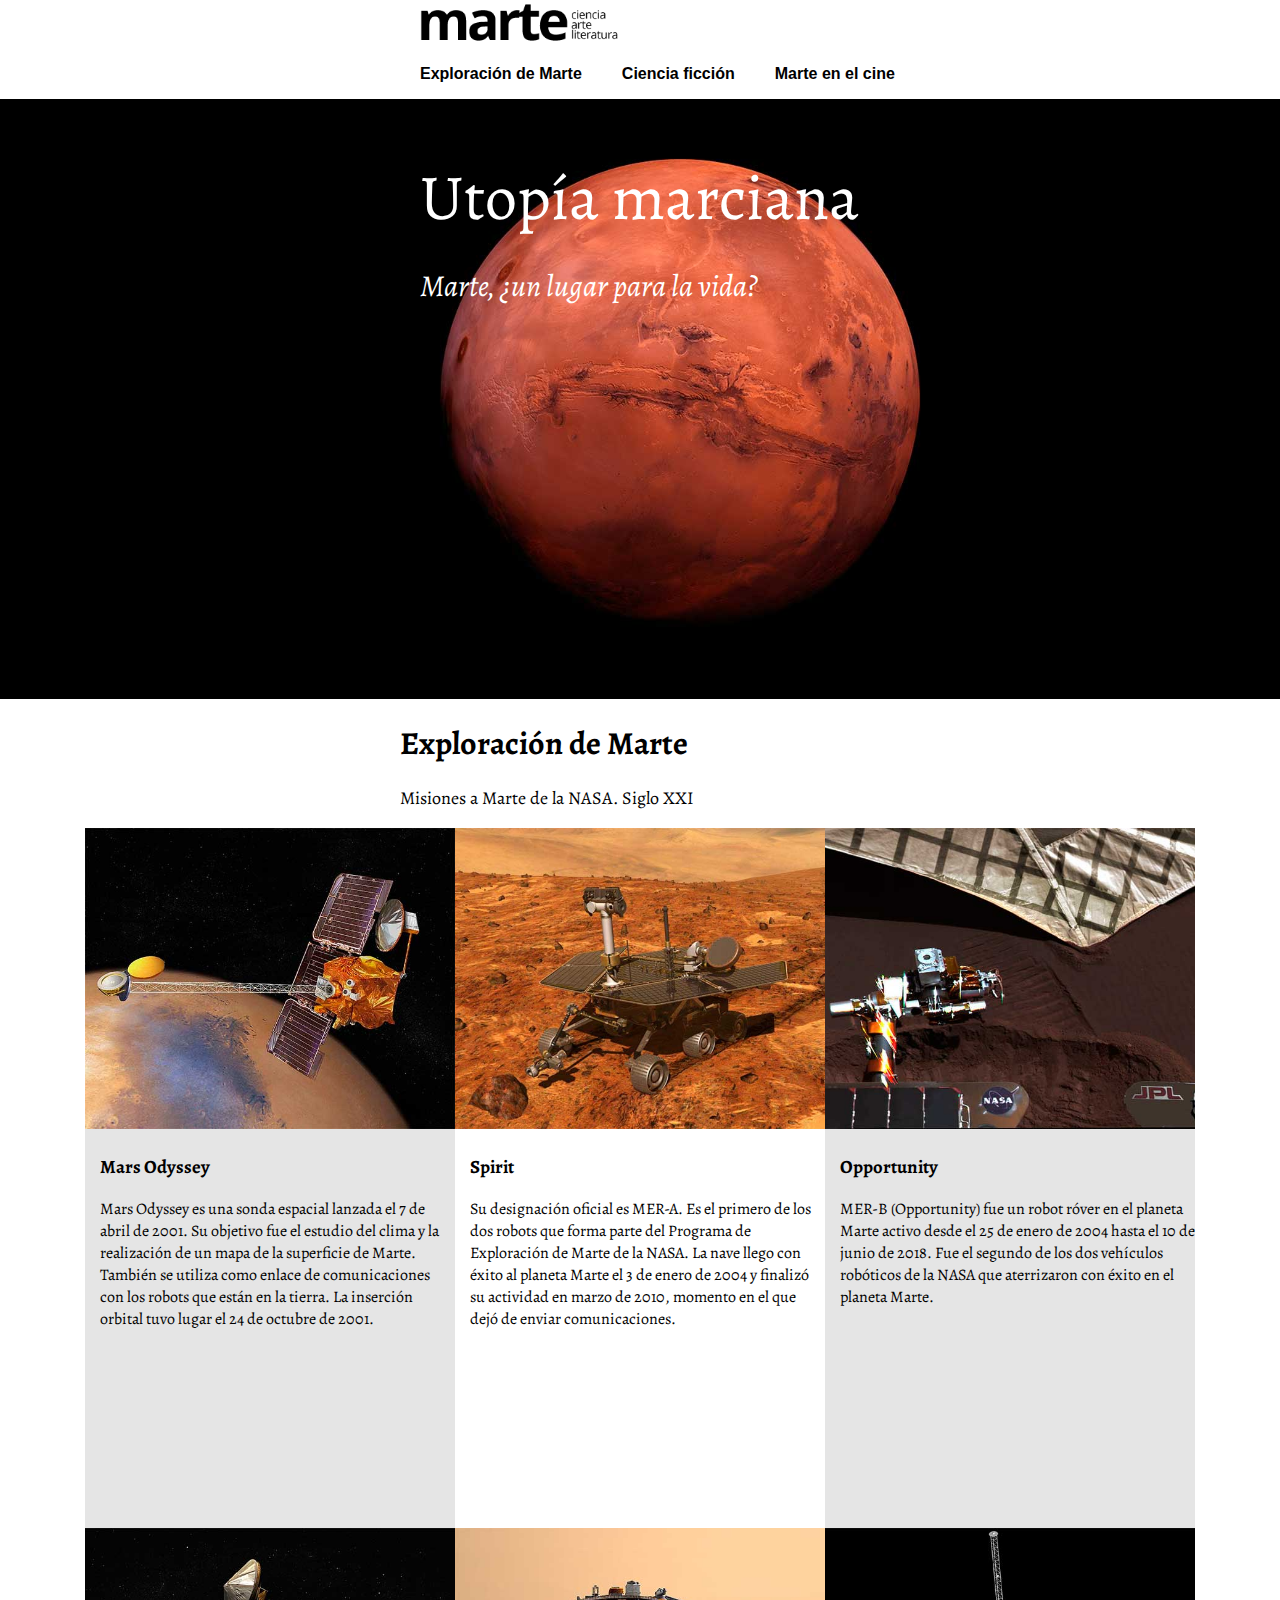
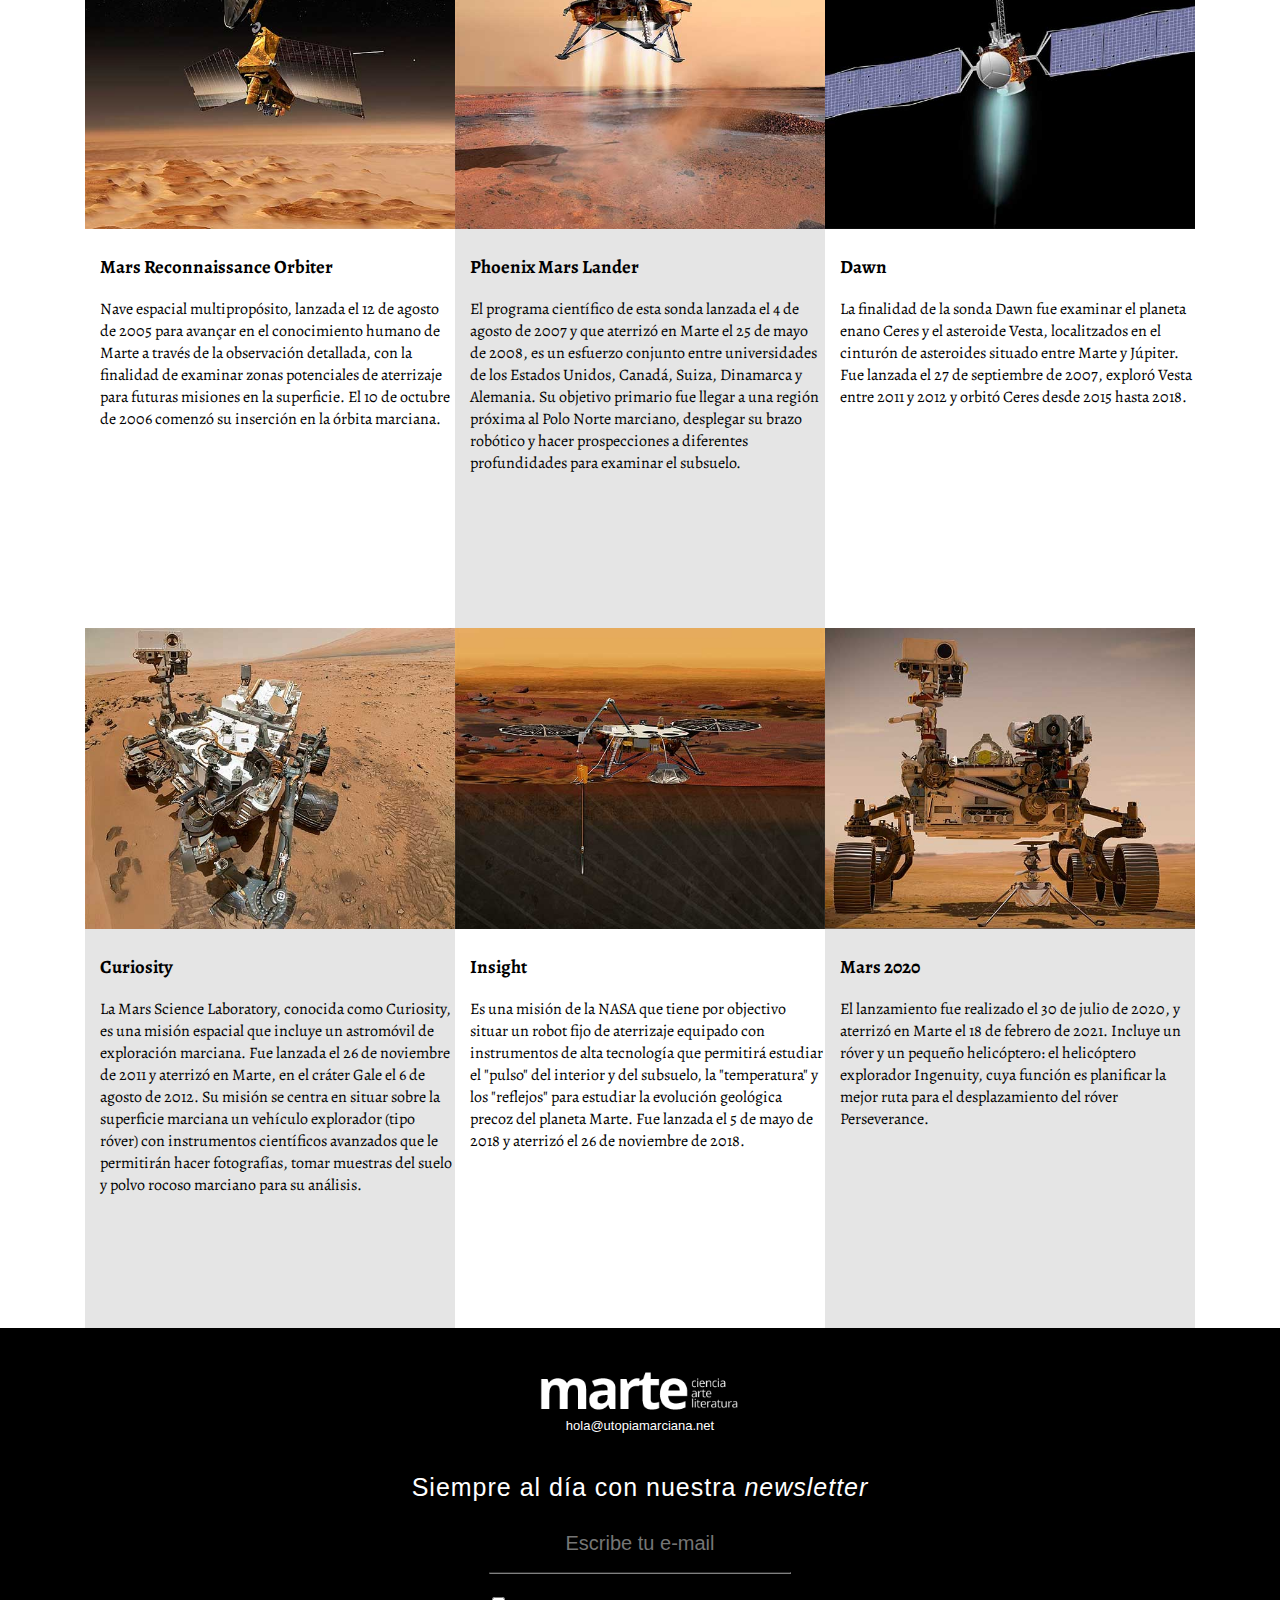
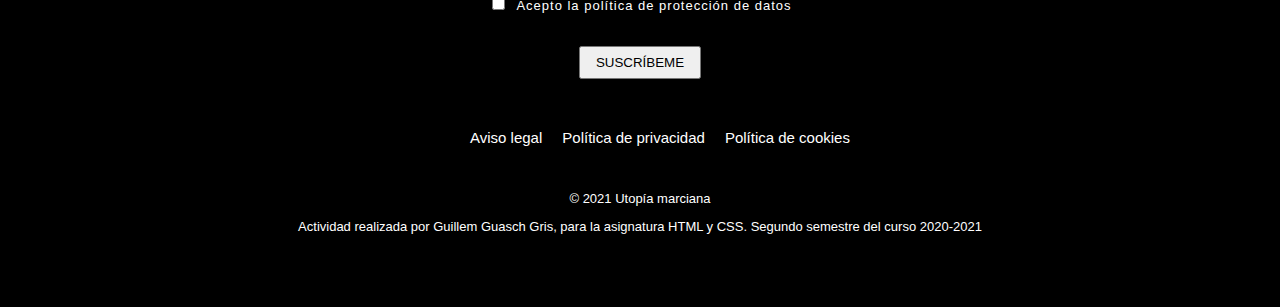
<file: index.html>
<!doctype html>
<html lang = "es">
<head>
    <meta charset="UTF-8">
    <meta name="viewport" content="width=device-width">
    <title>Marte</title>
    <link rel= "stylesheet" href="css/estilos.css">
    <link rel="preconnect" href="https://fonts.gstatic.com">
    <link href="https://fonts.googleapis.com/css2?family=Alegreya&display=swap" rel="stylesheet">
</head>
<body>
    <header>
        <img class="logo" src="images/logo-black-es.png" alt="logo">
    </header>
    <nav class="menu">
        <ul>
            <li><a href="mars-2020.html">Exploración de Marte</a></li>
            <li><a href="ciencia-ficcion.html">Ciencia ficción</a></li>
            <li><a href="marte-en-el-cine.html">Marte en el cine</a></li>
        </ul>
    </nav>
    <main>
        <div class="banner"> 
            <div>
                <img src="images/bg-hero-mars.jpg" alt="mars" id="mars">
             </div>
            <div class="banner-2">
                <p>Utopía marciana</p>
                <h2><i>Marte, ¿un lugar para la vida?</i></h2>
            </div>
            </div>
        
        <div class="ltitle">
            <h1>Exploración de Marte</h1>
            <p>Misiones a Marte de la NASA. Siglo XXI</p>
        </div>

        <div class="container1">
            <div class="box1">
                <img src="images/mars-odyssey.jpg" alt="odyssey">
                <h3 class="titlebox"><a href="">Mars Odyssey</a></h3>
                <p class="contentbox">Mars Odyssey es una sonda espacial lanzada el 7 de abril de 2001. Su objetivo fue el estudio del clima y la realización de un mapa de la superficie de Marte. También se utiliza como enlace de comunicaciones con los robots que están en la tierra. La inserción orbital tuvo lugar el 24 de octubre de 2001.</p>
            </div>

            <div class="box2">
                <img src="images/spirit.jpg" alt="spirit">
                <h3 class="titlebox"><a href="">Spirit</a></h3>
                <p class="contentbox">Su designación oficial es MER-A. Es el primero de los dos robots que forma parte del Programa de Exploración de Marte de la NASA. La nave llego con éxito al planeta Marte el 3 de enero de 2004 y finalizó su actividad en marzo de 2010, momento en el que dejó de enviar comunicaciones.</p>
            </div>
            
            <div class="box3">
                <img src="images/opportunity.jpg" alt="opportunity">
                <h3 class="titlebox"><a href="">Opportunity</a></h3>
                <p class="contentbox">MER-B (Opportunity) fue un robot róver en el planeta Marte activo desde el 25 de enero de 2004 hasta el 10 de junio de 2018. Fue el segundo de los dos vehículos robóticos de la NASA que aterrizaron con éxito en el planeta Marte.</p>
            </div>

        </div>

        <div class="container2">
            <div class="box4">
                <img src="images/mars-reconnaissance-orbiter.jpg" alt="reconnaissance">
                <h3 class="titlebox"><a href="">Mars Reconnaissance Orbiter</a></h3>
                <p class="contentbox">Nave espacial multipropósito, lanzada el 12 de agosto de 2005 para avançar en el conocimiento humano de Marte a través de la observación detallada, con la finalidad de examinar zonas potenciales de aterrizaje para futuras misiones en la superficie. El 10 de octubre de 2006 comenzó su inserción en la órbita marciana.</p>
            </div>

            <div class="box5">
                <img src="images/phoenix-mars-lander.jpg" alt="phoenix">
                <h3 class="titlebox"><a href="">Phoenix Mars Lander</a></h3>
                <p class="contentbox">El programa científico de esta sonda lanzada el 4 de agosto de 2007 y que aterrizó en Marte el 25 de mayo de 2008, es un esfuerzo conjunto entre universidades de los Estados Unidos, Canadá, Suiza, Dinamarca y Alemania. Su objetivo primario fue llegar a una región próxima al Polo Norte marciano, desplegar su brazo robótico y hacer prospecciones a diferentes profundidades para examinar el subsuelo.</p>
            </div>

            <div class="box6">
                <img src="images/dawn.jpg" alt="dawn">
                <h3 class="titlebox"><a href="">Dawn</a></h3>
                <p class="contentbox">La finalidad de la sonda Dawn fue examinar el planeta enano Ceres y el asteroide Vesta, localitzados en el cinturón de asteroides situado entre Marte y Júpiter. Fue lanzada el 27 de septiembre de 2007, exploró Vesta entre 2011 y 2012 y orbitó Ceres desde 2015 hasta 2018.</p>
            </div>

        </div>

        <div class="container3">
            <div class="box7">
                <img src="images/curiosity.jpg" alt="curiosity">
                <h3 class="titlebox"><a href="">Curiosity</a></h3>
                <p class="contentbox">La Mars Science Laboratory, conocida como Curiosity, es una misión espacial que incluye un astromóvil de exploración marciana. Fue lanzada el 26 de noviembre de 2011 y aterrizó en Marte, en el cráter Gale el 6 de agosto de 2012. Su misión se centra en situar sobre la superficie marciana un vehículo explorador (tipo róver) con instrumentos científicos avanzados que le permitirán hacer fotografías, tomar muestras del suelo y polvo rocoso marciano para su análisis.</p>
            </div>

            <div class="box8">
                <img src="images/insight.jpg" alt="insight">
                <h3 class="titlebox"><a href="">Insight</a></h3>
                <p class="contentbox">Es una misión de la NASA que tiene por objectivo situar un robot fijo de aterrizaje equipado con instrumentos de alta tecnología que permitirá estudiar el "pulso" del interior y del subsuelo, la "temperatura" y los "reflejos" para estudiar la evolución geológica precoz del planeta Marte. Fue lanzada el 5 de mayo de 2018 y aterrizó el 26 de noviembre de 2018.</p>
            </div>

            <div class="box9">
                <img src="images/mars-2020.jpg" alt="mars2020">
                <h3 class="titlebox"><a href="">Mars 2020</a></h3>
                <p class="contentbox">El lanzamiento fue realizado el 30 de julio de 2020, y aterrizó en Marte el 18 de febrero de 2021. Incluye un róver y un pequeño helicóptero: el helicóptero explorador Ingenuity, cuya función es planificar la mejor ruta para el desplazamiento del róver Perseverance.</p>
            </div>

        </div>
        

    </main>
    <footer>
        <div class="footlogo">
            <img src="images/logo-white-es.png" alt="logo">
            <p>hola@utopiamarciana.net</p>
        </div>
        <div class="contact">
            <p>Siempre al día con nuestra <i>newsletter</i></p>
            <input type="text" class="email" placeholder="Escribe tu e-mail" name="text" required> 
            <hr class="solid">
            <label><input type="checkbox" id=cbox value="cbox"> <a href="">Acepto la política de protección de datos</a> </label> <br>
            <label><input type="button" value="SUSCRÍBEME" class="button"></label>
        </div>
        <div class="politica">
            <ul>
                <li><a href="">Aviso legal</a></li>
                <li><a href="">Política de privacidad</a></li>
                <li><a href="">Política de cookies</a></li>
            </ul>
        </div>
        <div class="copy">
            <p>© 2021 Utopía marciana</p>
            <p>Actividad realizada por Guillem Guasch Gris, para la asignatura HTML y CSS. Segundo semestre del curso 2020-2021</p>

        </div>

    </footer>
</body>
</html>
</file>
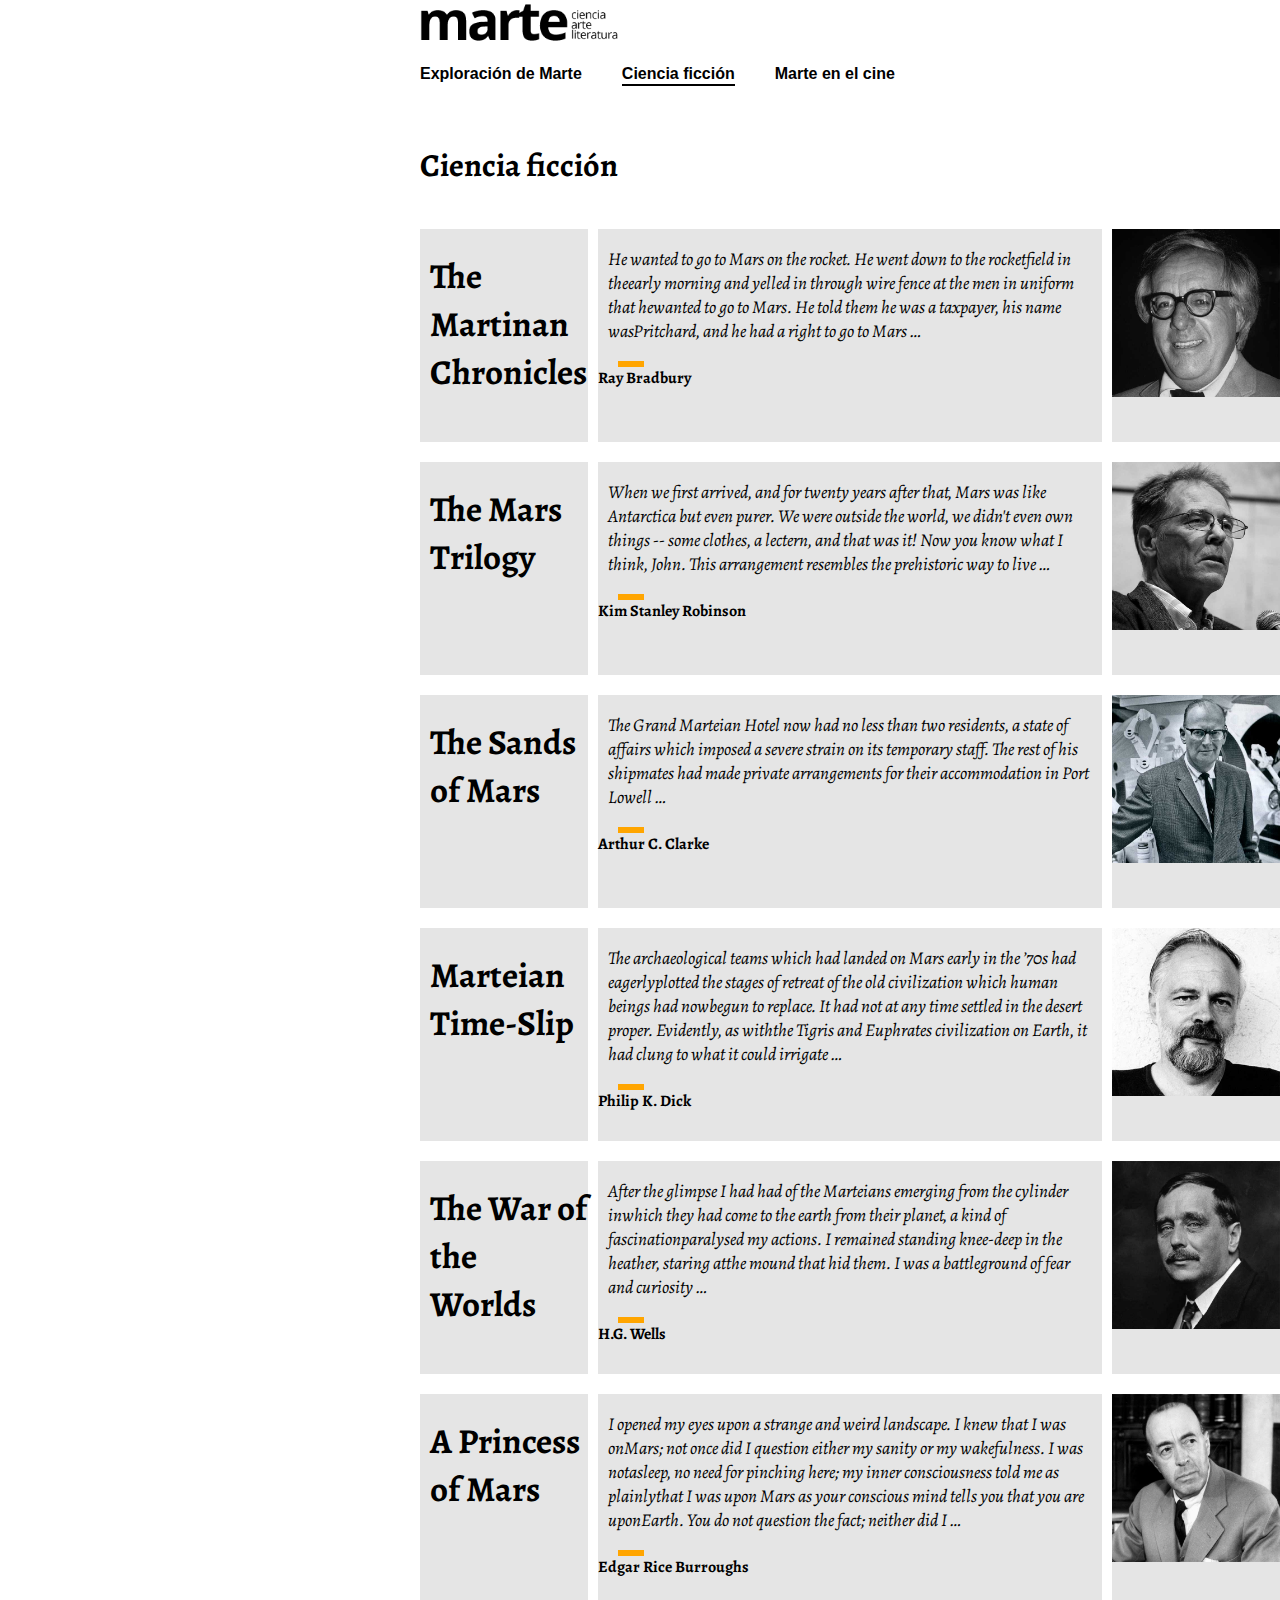
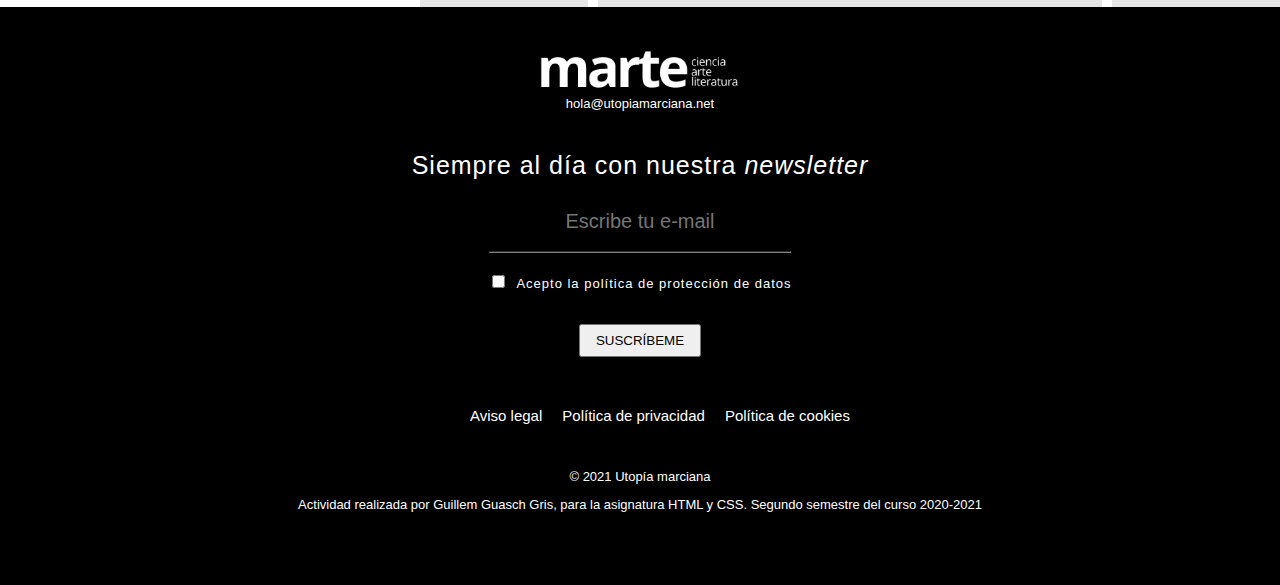
<file: ciencia-ficcion.html>
<!doctype html>
<html lang = "es">
<head>
    <meta charset="UTF-8">
    <meta name="viewport" content="width=device-width">
    <title>Marte</title>
    <link rel= "stylesheet" href="css/estilos.css">
    <link rel="preconnect" href="https://fonts.gstatic.com">
    <link href="https://fonts.googleapis.com/css2?family=Alegreya&display=swap" rel="stylesheet">
</head>
<body>
    <header>
        <a href="index.html">
        <img class="logo" src="images/logo-black-es.png" alt="logo">
        </a>
    </header>
    <nav class="menu">
        <ul>
            <li><a href="mars-2020.html">Exploración de Marte</a></li>
            <li><a href=""><u>Ciencia ficción</u></a></li>
            <li><a href="marte-en-el-cine.html">Marte en el cine</a></li>
        </ul>
    </nav>
    <main>
        <h1 class="ciencia">Ciencia ficción</h1>
        <div class="container5">

            <div class="box10">
                <h1>The Martinan Chronicles</h1>
            </div>

            <div class="box11">
                <p><i>He wanted to go to Mars on the rocket. He went down to the rocketfield in theearly morning and yelled in through wire fence at the men in uniform that hewanted to go to Mars. He told them he was a taxpayer, his name wasPritchard, and he had a right to go to Mars …</i></p>
                <p><hr><b>Ray Bradbury</b></p>         

            </div>

            <div class="box12">
                <img src="images/ray-bradbury.jpg" alt="ray">
            </div>

        </div>
        
        <div class="container5"> 

            <div class="box10">
                <h1>The Mars Trilogy</h1>
            </div>

            <div class="box11">
                <p><i>When we first arrived, and for twenty years after that, Mars was like Antarctica but even purer. We were outside the world, we didn't even own things -- some clothes, a lectern, and that was it! Now you know what I think, John. This arrangement resembles the prehistoric way to live …</i>
                </p>
                <p><hr><b>Kim Stanley Robinson</b></p>         

            </div>

            <div class="box12">
                <img src="images/kim-stanley-robinson.jpg" alt="kim">
            </div>

        </div>

        <div class="container5">

            <div class="box10">
                <h1>The Sands of Mars</h1>
            </div>

            <div class="box11">
                <p><i>The Grand Marteian Hotel now had no less than two residents, a state of affairs which imposed a severe strain on its temporary staff. The rest of his shipmates had made private arrangements for their accommodation in Port Lowell …</i>
                </p>
                <p><hr><b>Arthur C. Clarke</b></p>         

            </div>

            <div class="box12">
                <img src="images/arthur-c-clarke.jpg" alt="arthur">
            </div>

        </div>

        <div class="container5">

            <div class="box10">
                <h1>Marteian Time-Slip</h1>
            </div>

            <div class="box11">
                <p><i>The archaeological teams which had landed on Mars early in the ’70s had eagerlyplotted the stages of retreat of the old civilization which human beings had nowbegun to replace. It had not at any time settled in the desert proper. Evidently, as withthe Tigris and Euphrates civilization on Earth, it had clung to what it could irrigate …</i>
                </p>
                <p><hr><b>Philip K. Dick</b></p>         

            </div>

            <div class="box12">
                <img src="images/philip-k-dick.jpg" alt="philip">
            </div>

        </div>

        <div class="container5">

            <div class="box10">
                <h1>The War of the Worlds</h1>
            </div>

            <div class="box11">
                <p><i>After the glimpse I had had of the Marteians emerging from the cylinder inwhich they had come to the earth from their planet, a kind of fascinationparalysed my actions. I remained standing knee-deep in the heather, staring atthe mound that hid them. I was a battleground of fear and curiosity …</i>
                </p>
                <p><hr><b>H.G. Wells</b></p>         

            </div>

            <div class="box12">
                <img src="images/h-g-wells.jpg" alt="wells">
            </div>

        </div>

        <div class="container5">

            <div class="box10">
                <h1>A Princess of Mars</h1>
            </div>

            <div class="box11">
                <p><i>I opened my eyes upon a strange and weird landscape. I knew that I was onMars; not once did I question either my sanity or my wakefulness. I was notasleep, no need for pinching here; my inner consciousness told me as plainlythat I was upon Mars as your conscious mind tells you that you are uponEarth. You do not question the fact; neither did I …</i>
                </p>
                <p><hr><b>Edgar Rice Burroughs</b></p>         

            </div>

            <div class="box12">
                <img src="images/edgar-rice-burroughs.jpg" alt="edgar">
            </div>

        </div>
    
    </main>
    <footer>
        <div class="footlogo">
            <img src="images/logo-white-es.png" alt="logo">
            <p>hola@utopiamarciana.net</p>
        </div>
        <div class="contact">
            <p>Siempre al día con nuestra <i>newsletter</i></p>
            <input type="text" class="email" placeholder="Escribe tu e-mail" name="text" required> 
            <hr class="solid">
            <label><input type="checkbox" id=cbox value="cbox"> <a href="">Acepto la política de protección de datos</a> </label> <br>
            <label><input type="button" value="SUSCRÍBEME" class="button"></label>
        </div>
        <div class="politica">
            <ul>
                <li><a href="">Aviso legal</a></li>
                <li><a href="">Política de privacidad</a></li>
                <li><a href="">Política de cookies</a></li>
            </ul>
        </div>
        <div class="copy">
            <p>© 2021 Utopía marciana</p>
            <p>Actividad realizada por Guillem Guasch Gris, para la asignatura HTML y CSS. Segundo semestre del curso 2020-2021</p>

        </div>

    </footer>
</body>
</html>
</file>
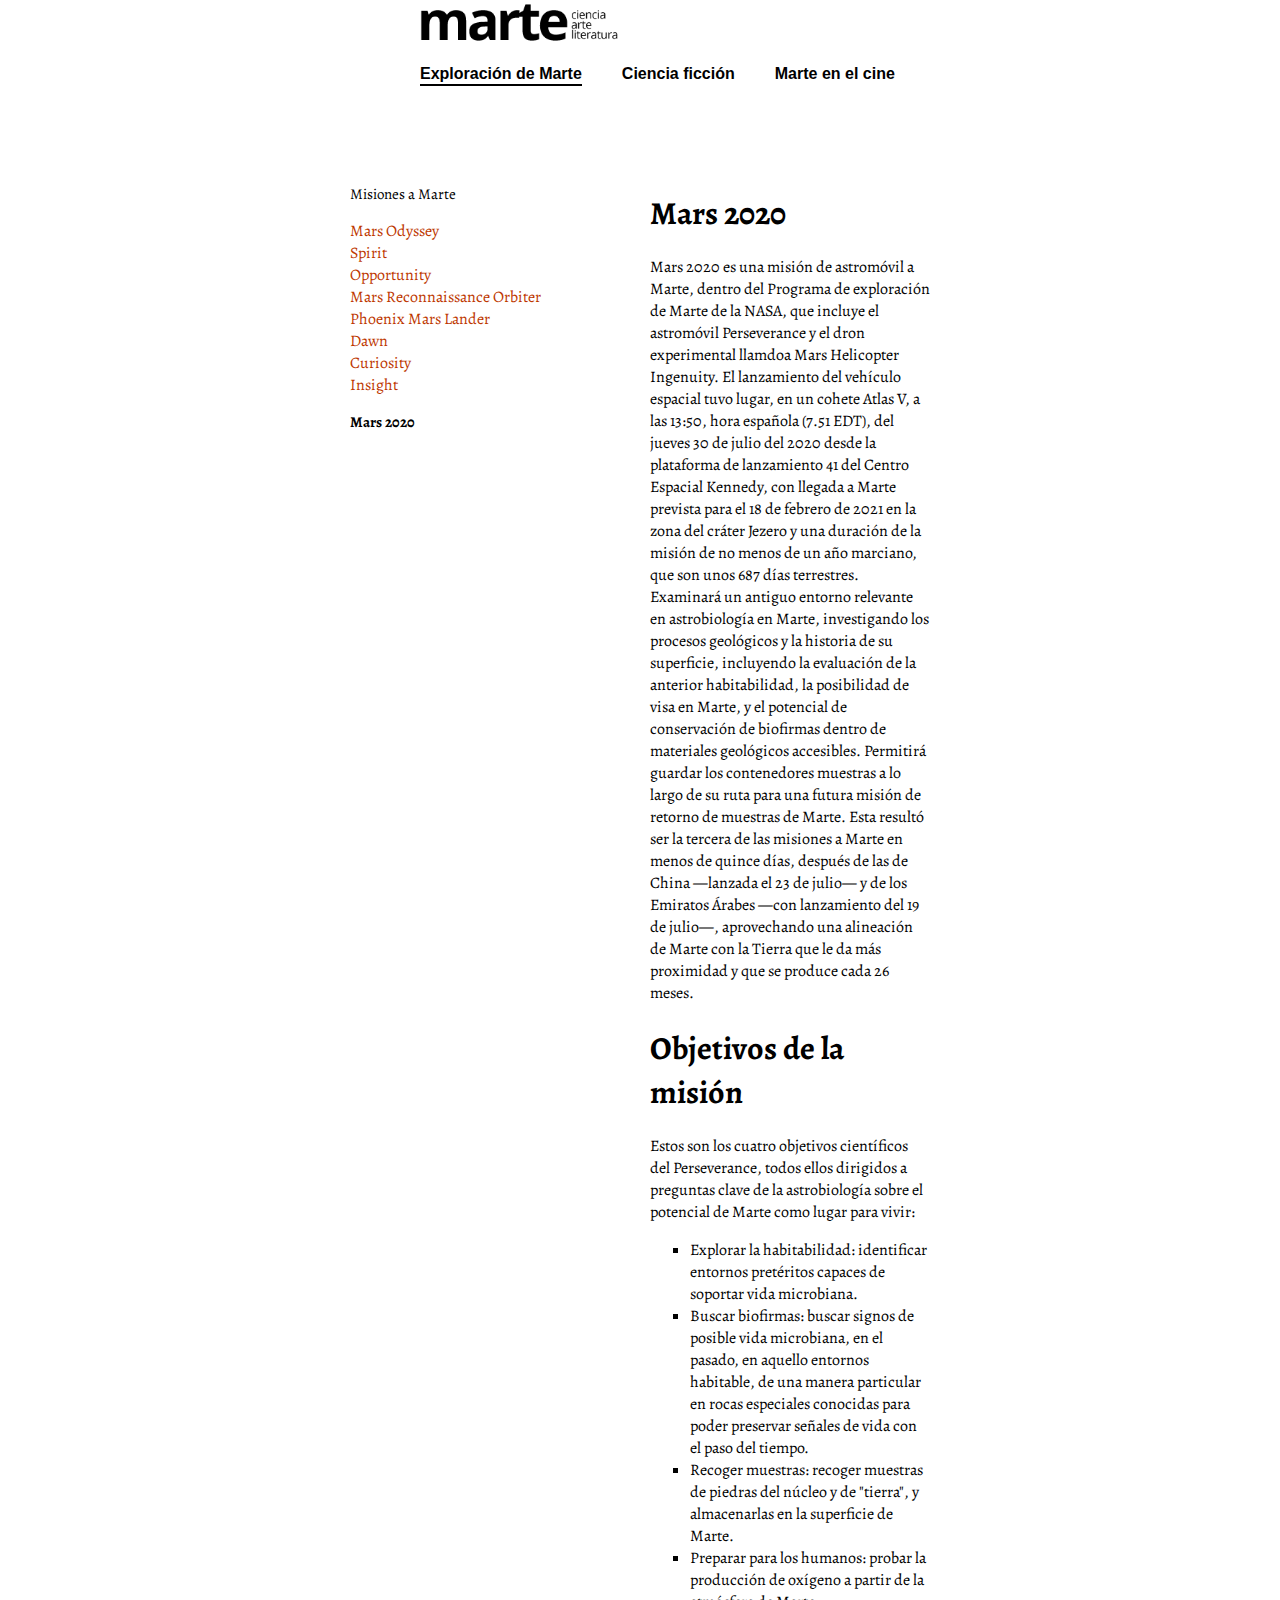
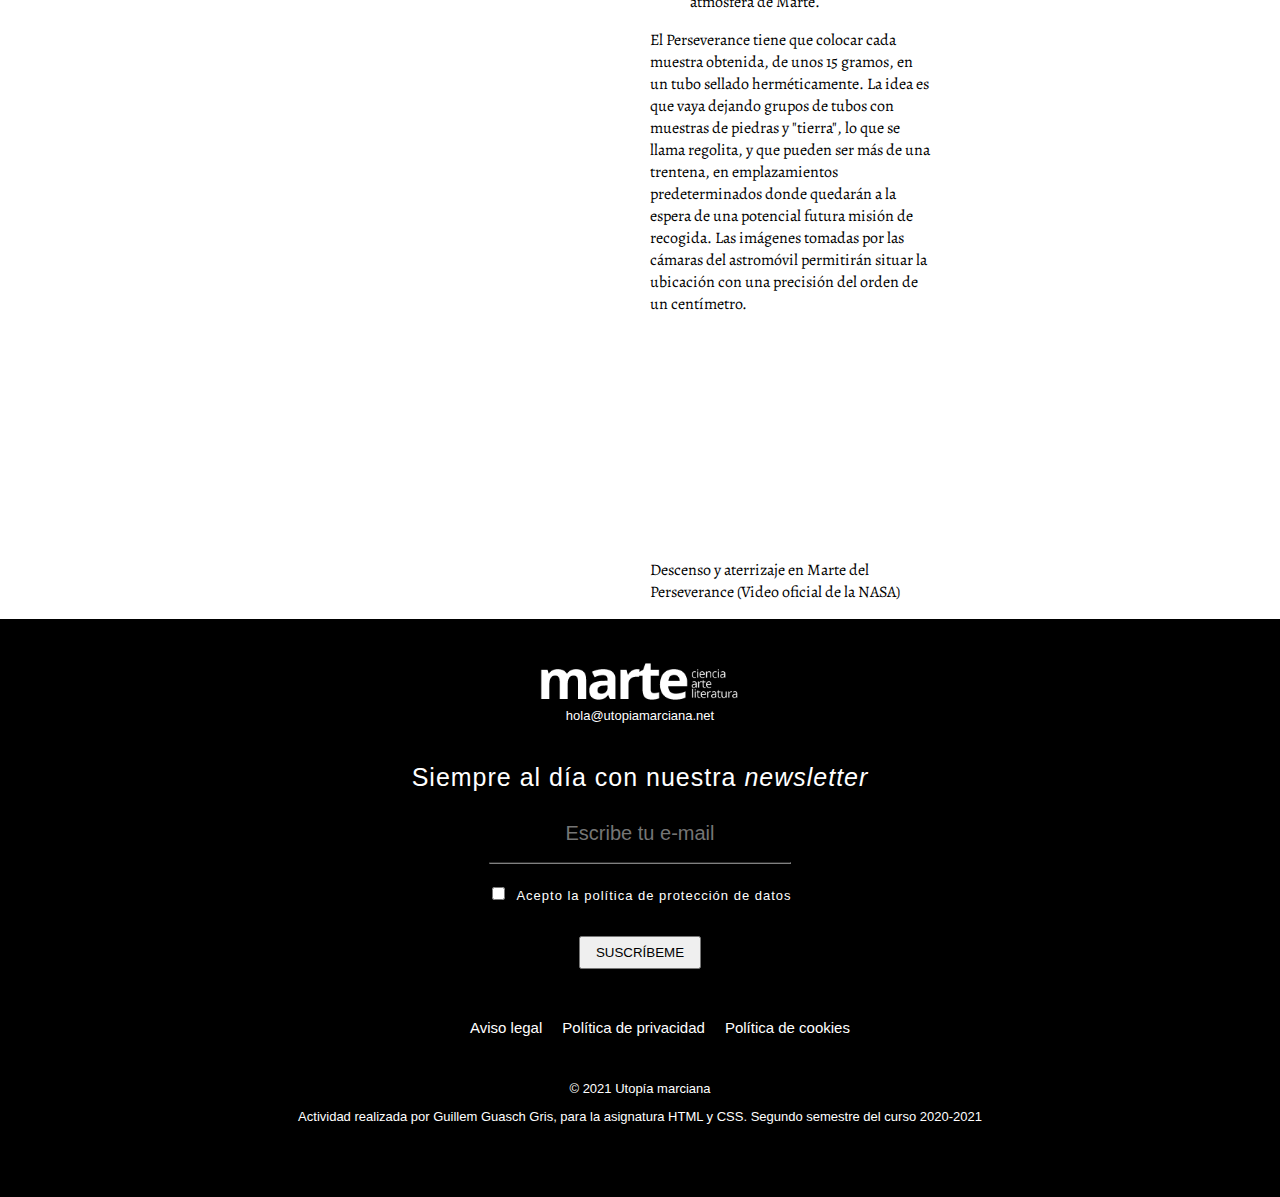
<file: mars-2020.html>
<!doctype html>
<html lang = "es">
<head>
    <meta charset="UTF-8">
    <meta name="viewport" content="width=device-width">
    <title>Marte</title>
    <link rel= "stylesheet" href="css/estilos.css">
    <link rel="preconnect" href="https://fonts.gstatic.com">
    <link href="https://fonts.googleapis.com/css2?family=Alegreya&display=swap" rel="stylesheet">
</head>
<body>
    <header>
        <a href="index.html">
        <img class="logo" src="images/logo-black-es.png" alt="logo">
        </a>
    </header>
    <nav class="menu">
        <ul>
            <li><a href=""><u>Exploración de Marte</u></a></li>
            <li><a href="ciencia-ficcion.html">Ciencia ficción</a></li>
            <li><a href="marte-en-el-cine.html">Marte en el cine</a></li>
        </ul>
    </nav>
    <main>
        <div class="container4">
            <div class="marsbox1">
                <p>Misiones a Marte</p>
                <ul>
                    <li><a href="" class="liststyle">Mars Odyssey</a></li>
                    <li><a href="" class="liststyle">Spirit</a></li>
                    <li><a href="" class="liststyle">Opportunity</a></li>
                    <li><a href="" class="liststyle">Mars Reconnaissance Orbiter</a></li>
                    <li><a href="" class="liststyle">Phoenix Mars Lander</a></li>
                    <li><a href="" class="liststyle">Dawn</a></li>
                    <li><a href="" class="liststyle">Curiosity</a></li>
                    <li><a href="" class="liststyle">Insight</a></li>
                    
                </ul>
                <p><b>Mars 2020</b></p>
            </div>
            <div class="marsbox2">
                <h1>Mars 2020</h1>
                <p>Mars 2020 es una misión de astromóvil a Marte, dentro del Programa de exploración de Marte de la NASA, que incluye el astromóvil Perseverance y el dron experimental llamdoa Mars Helicopter Ingenuity. El lanzamiento del vehículo espacial tuvo lugar, en un cohete Atlas V, a las 13:50, hora española (7.51 EDT), del jueves 30 de julio del 2020 desde la plataforma de lanzamiento 41 del Centro Espacial Kennedy, con llegada a Marte prevista para el 18 de febrero de 2021 en la zona del cráter Jezero y una duración de la misión de no menos de un año marciano, que son unos 687 días terrestres. Examinará un antiguo entorno relevante en astrobiología en Marte, investigando los procesos geológicos y la historia de su superficie, incluyendo la evaluación de la anterior habitabilidad, la posibilidad de visa en Marte, y el potencial de conservación de biofirmas dentro de materiales geológicos accesibles. Permitirá guardar los contenedores muestras a lo largo de su ruta para una futura misión de retorno de muestras de Marte.
                    Esta resultó ser la tercera de las misiones a Marte en menos de quince días, después de las de China —lanzada el 23 de julio— y de los Emiratos Árabes —con lanzamiento del 19 de julio—, aprovechando una alineación de Marte con la Tierra que le da más proximidad y que se produce cada 26 meses.
                </p>

                <h1>Objetivos de la misión</h1>
                <p>Estos son los cuatro objetivos científicos del Perseverance, todos ellos dirigidos a preguntas clave de la astrobiología sobre el potencial de Marte como lugar para vivir:</p>
                <ul>
                    <li>Explorar la habitabilidad: identificar entornos pretéritos capaces de soportar vida microbiana.</li>
                    <li>Buscar biofirmas: buscar signos de posible vida microbiana, en el pasado, en aquello entornos habitable, de una manera particular en rocas especiales conocidas para poder preservar señales de vida con el paso del tiempo.</li>
                    <li>Recoger muestras: recoger muestras de piedras del núcleo y de "tierra", y almacenarlas en la superficie de Marte.</li>
                    <li>Preparar para los humanos: probar la producción de oxígeno a partir de la atmósfera de Marte.</li>
                </ul>

                <p>El Perseverance tiene que colocar cada muestra obtenida, de unos 15 gramos, en un tubo sellado herméticamente. La idea es que vaya dejando grupos de tubos con muestras de piedras y "tierra", lo que se llama regolita, y que pueden ser más de una trentena, en emplazamientos predeterminados donde quedarán a la espera de una potencial futura misión de recogida. Las imágenes tomadas por las cámaras del astromóvil permitirán situar la ubicación con una precisión del orden de un centímetro.</p>
                <div class="iframe-container">
                    <iframe class="video" src="https://www.youtube.com/embed/4czjS9h4Fpg"  allowfullscreen></iframe>
                </div>

                <p>Descenso y aterrizaje en Marte del Perseverance (Video oficial de la NASA)</p>
                <!-- <figure class="iframe">
                    <iframe width="620" height="400" src="https://www.youtube.com/embed/4czjS9h4Fpg" allow="accelerometer; autoplay; clipboard-write; encrypted-media; gyroscope; picture-in-picture" allowfullscreen></iframe>
                <figcaption>Descenso y aterrizaje en Marte del Perseverance (Video oficial de la NASA)</figcaption>
                </figure>
            -->
               
            </div>

        </div>

    </main>
    <footer>
        <div class="footlogo">
            <img src="images/logo-white-es.png" alt="logo">
            <p>hola@utopiamarciana.net</p>
        </div>
        <div class="contact">
            <p>Siempre al día con nuestra <i>newsletter</i></p>
            <input type="text" class="email" placeholder="Escribe tu e-mail" name="text" required> 
            <hr class="solid">
            <label><input type="checkbox" id=cbox value="cbox"> <a href="">Acepto la política de protección de datos</a> </label> <br>
            <label><input type="button" value="SUSCRÍBEME" class="button"></label>
        </div>
        <div class="politica">
            <ul>
                <li><a href="">Aviso legal</a></li>
                <li><a href="">Política de privacidad</a></li>
                <li><a href="">Política de cookies</a></li>
            </ul>
        </div>
        <div class="copy">
            <p>© 2021 Utopía marciana</p>
            <p>Actividad realizada por Guillem Guasch Gris, para la asignatura HTML y CSS. Segundo semestre del curso 2020-2021</p>

        </div>

    </footer>
</body>
</html>
</file>
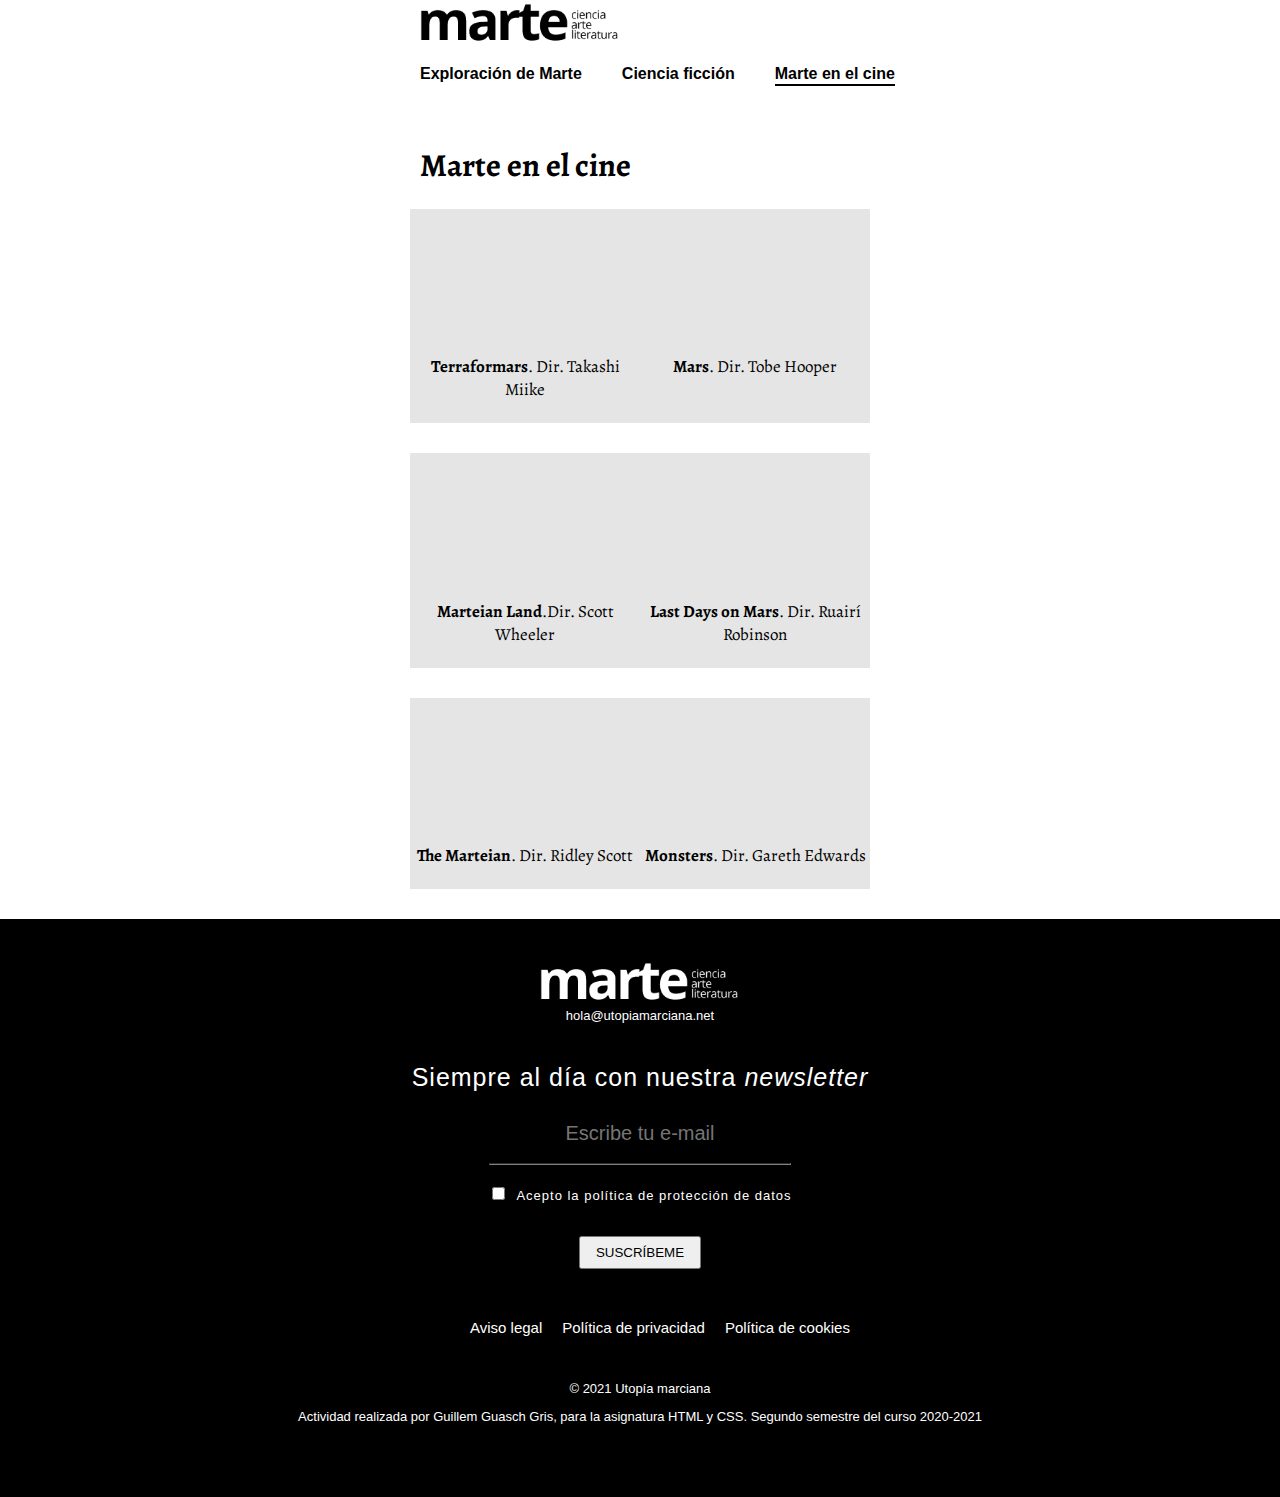
<file: marte-en-el-cine.html>
<!doctype html>
<html lang = "es">
<head>
    <meta charset="UTF-8">
    <meta name="viewport" content="width=device-width">
    <title>Marte</title>
    <link rel= "stylesheet" href="css/estilos.css">
    <link rel="preconnect" href="https://fonts.gstatic.com">
    <link href="https://fonts.googleapis.com/css2?family=Alegreya&display=swap" rel="stylesheet">
</head>
<body>
    <header>
        <a href="index.html">
        <img class="logo" src="images/logo-black-es.png" alt="logo">
        </a>
    </header>
    <nav class="menu">
        <ul>
            <li><a href="mars-2020.html">Exploración de Marte</a></li>
            <li><a href="ciencia-ficcion.html">Ciencia ficción</a></li>
            <li><a href=""><u>Marte en el cine</u></a></li>
        </ul>
    </nav>
    <main>
        <h1 class="ciencia">Marte en el cine</h1>
        <div class="container6">
            <div class="box13">
                <div class="iframe-container">
                    <iframe class="video" src="https://www.youtube.com/embed/pDNZul1RMcQ"  allowfullscreen></iframe>
                </div>
                <p><b>Terraformars</b>. Dir. Takashi Miike</p>
            </div>

            <div class="box14">
                <div class="iframe-container">
                    <iframe class="video" src="https://www.youtube.com/embed/wVH4RWzKZvk"  allowfullscreen></iframe>
                </div>
                <p><b>Mars</b>. Dir. Tobe Hooper</p>
            </div>
        </div>

        <div class="container6">
            <div class="box13">
                <div class="iframe-container">
                    <iframe class="video" src="https://www.youtube.com/embed/IfpSo51jUUk"  allowfullscreen></iframe>
                </div>
                <p><b>Marteian Land</b>.Dir. Scott Wheeler</p>
            </div>

            <div class="box14">
                <div class="iframe-container">
                    <iframe class="video" src="https://www.youtube.com/embed/ttA_Wxgo6js"  allowfullscreen></iframe>
                </div>
                <p><b>Last Days on Mars</b>. Dir. Ruairí Robinson</p>
            </div>
        </div>

        <div class="container6">
            <div class="box13">
                <div class="iframe-container">
                    <iframe class="video" src="https://www.youtube.com/embed/ej3ioOneTy8"  allowfullscreen></iframe>
                </div>
                <p><b>The Marteian</b>. Dir. Ridley Scott</p>
            </div>

            <div class="box14">
                <div class="iframe-container">
                    <iframe class="video" src="https://www.youtube.com/embed/njeofv4dr9Q"  allowfullscreen></iframe>
                </div>
                <p><b>Monsters</b>. Dir. Gareth Edwards</p>
            </div>
        </div>
    </main>
    <footer>
        <div class="footlogo">
            <img src="images/logo-white-es.png" alt="logo">
            <p>hola@utopiamarciana.net</p>
        </div>
        <div class="contact">
            <p>Siempre al día con nuestra <i>newsletter</i></p>
            <input type="text" class="email" placeholder="Escribe tu e-mail" name="text" required> 
            <hr class="solid">
            <label><input type="checkbox" id=cbox value="cbox"> <a href="">Acepto la política de protección de datos</a> </label> <br>
            <label><input type="button" value="SUSCRÍBEME" class="button"></label>
        </div>
        <div class="politica">
            <ul>
                <li><a href="">Aviso legal</a></li>
                <li><a href="">Política de privacidad</a></li>
                <li><a href="">Política de cookies</a></li>
            </ul>
        </div>
        <div class="copy">
            <p>© 2021 Utopía marciana</p>
            <p>Actividad realizada por Guillem Guasch Gris, para la asignatura HTML y CSS. Segundo semestre del curso 2020-2021</p>

        </div>

    </footer>
</body>
</html>
</file>
<file: css/estilos.css>
@media (min-width: 779px) {
    .logo {
        margin-left: 420px;
        width: 200px;
        height: auto;
    }
    .menu ul {
        font-family: -apple-system, BlinkMacSystemFont, 'Segoe UI', Roboto, Oxygen, Ubuntu, Cantarell, 'Open Sans', 'Helvetica Neue', sans-serif;
        font-weight: 800;
        display: flex;
        list-style: none;
        margin-left: 360px;
    }

    .menu li {
        display:block;
        padding: 0 20px;
    }

    .banner {
        background-color: black;
        color: white;
        position: relative;
        padding-bottom: 600px;
    
    }

    .banner img {
        max-width: 600px;
        max-height: 600px;
        position: absolute;
        right: 300px;
    }

    .banner-2 p {
        align-items: center;
        border-spacing: 0px;
        font-family: 'Alegreya', serif;
        margin-top: 40px;
        margin-bottom: 0px;
        padding-left: 420px;
        font-size: 4em;
        color: white;
    }

    
    .banner-2 h2 {
        font-family: 'Alegreya', serif;
        padding-left: 420px;
        color: white;
        font-weight: 400;
        font-size: 1.9em;
    }

    .ltitle {
        margin-left: 400px;
        
    }

    .ltitle p {
        font-size: 18px;
    }

    .marsbox1 {
        margin-left: 350px;
        margin-right: 100px;
    }

    .marsbox1 {
        flex: 1;
        min-width: 200px;
        height: 900px;
    }

    .marsbox2 {
        margin-right: 350px;
    }

    .container4 div {
        margin-top: 70px;
        
    
    }

    .container5 {
        display: flex;
        flex-wrap: wrap;
        justify-content: center;
        max-width: 1500px;
        margin-bottom: 0px;
    }

    .container5 div {
    
        margin-top: 20px;
        height: 213px;
        background-color: rgba(0,0,0,0.1);
    
    }

    .box10 {
    flex: 1;
    margin-left: 420px;
    }

    .box11{
        flex: 3;
        min-width: 500px;
        margin-left: 10px;
        margin-right: 10px;
    }

    .box12 {
        flex: 1;

    }

    .ciencia {
        margin-top: 60px;
        margin-left: 420px;
    }

    .box10 img, .box12 img {
        max-width: 100%;
    }

    .box11 p {
        font-size: 18px;
        padding-left: 10px;
        padding-right: 10px;
    }

    .box10 h1 {
        font-size: 35px;
        margin-left: 10px;

    }

    .box11 hr {
        width: 20px;
        border: orange solid;
        margin: 0;
        margin-left: 20px;
        margin-right: 2px;

    }

    .container6 {
        display: flex;
        flex-wrap: wrap;
        justify-content: space-between;
        padding-left: 410px;
        padding-right: 410px;
        margin-bottom: 30px;
    }

    .container6 div {
        max-width: 500px;
        max-height: 380px;

    }

    .box13, .box14 {
        flex:1;
        padding-bottom: 5px;
        background-color: rgba(0,0,0,0.1);
    }



    .iframe-container {
        position: relative;
        width: 100%;
        padding-bottom: 56.25%;
    }

    .video {
        position: absolute;
        top:0;
        left:0;
        width: 100%;
        height: 100%;
        border: 0;
    }

    .container6 p {
        text-align: center;
        font-size: 17px;
    }
}
@media (max-width: 778px) {

    
    .logo {
        display: block;
        margin: auto;
        width: 200px;
        height: auto;
    }

    .menu ul {
        align-items: center;
        justify-content: center;
        flex-direction: column;
        font-family: 'Alegreya', serif;
        font-weight: 800;
        display: flex;
        list-style: none;
        padding: 0;
    }

    
    .banner {
            background-color: black;
            color: white;
            position: relative;
            padding-bottom: 250px;
        
        }
    
    .banner img {
        max-width: 200px !important;
        max-height: 200px !important;
        position: absolute;
        right: 10px;
        top: 40px;
    }


    .banner-2 p {
        align-items: center;
        border-spacing: 0px;
        font-family: 'Alegreya', serif;
        font-size: 2em;
        color: white;
        font-weight: 400;
        margin: 5px;
        margin-left: 10px;
    }

    .banner-2 h2 {
        font-family: 'Alegreya', serif;
        color: white;
        font-weight: 400;
        font-size: 1em;
        margin-left: 10px;
        margin-top: -60px;
    }
    .marsbox1 {
        flex: 1;
        min-width: 300px;
        order: 2;
        max-width: 100%;
    }


    .container5 {
        display: block;
        flex-wrap: wrap;
        justify-content: center;
        margin-bottom: 10px;
    }
    
    .box10, .box11, .box12 {
        background-color: rgba(0,0,0,0.1);
    }
    
    .box10 {
        flex: 1;
    
    }
    
    .box11{
        flex: 1;
    
    }
    
    .box12 {
        flex: 1;
        max-height: 370px;
    
    }
    
    .box12 img {
        max-width: 100%;
    }
    
    .box11 p {
        font-size: 18px;
        padding-left: 10px;
 
        margin: 0;
    }
    
    .box10 h1 {
        font-size: 35px;
        margin-left: 10px;
        margin: 0;
        max-width: 200px;
    }
    
    .box11 hr {
        width: 20px;
        border: orange solid;
        margin: 0;
        display: inline-block;
    }
    .container6 {
        display: block;
        flex-wrap: wrap;
        justify-content: space-between;

    }
    
    .container6 div {

        max-height: 380px;
    
    }
    
    .box13, .box14 {
        flex:1;
        padding-bottom: 5px;
        background-color: rgba(0,0,0,0.1);
    }
    
    
    
    .iframe-container {
        position: relative;
        width: 100%;
        padding-bottom: 56.25%;
    }
    
    .video {
        position: absolute;
        top:0;
        left:0;
        width: 100%;
        height: 100%;
        border: 0;
    }
}

a{
    text-decoration: none;
    color: rgb(0, 0, 0);

}

a:hover {
    color: rgb(189, 55, 0);

}

u {
    padding-bottom:2px;
    text-decoration:none;
    border-bottom:2px solid #000;
}
footer {
    background-color: black;
    text-align: center;
    color:white;
    font-family: -apple-system, BlinkMacSystemFont, 'Segoe UI', Roboto, Oxygen, Ubuntu, Cantarell, 'Open Sans', 'Helvetica Neue', sans-serif;
}

.email {
    outline: none;
    border: 0;
    background-color: black;
    color: white;
    text-align: center;
}

.contact {
    margin-top: 40px;
    font-size: 25px;
    font-weight: 400;
    letter-spacing: 1px;

}
.email {
    font-size: 20px;
    padding-bottom: 5px;

}

hr.solid {
    border-color: grey;
    width: 23.5%;
}
.contact a {
    font-size: small;
    color: white;
}

.contact a:hover {
    color: rgb(189, 55, 0);

}

.button {
    margin-top: 30px;
    padding: 7px 15px;
}

.politica ul {
    margin-top: 50px;
    display: flex;
    list-style: none;
    align-items: center;
    justify-content: center;
    font-size: 15px;
}

.politica li {
    padding: 0 10px;
}

.politica a{
    color: white;
}

.politica a:hover {
    color: rgb(189, 55, 0);

}

.footlogo img{
    width: 200px;
    height: auto;
    padding-top: 40px;
}
.footlogo p {
    margin: 0 auto;
    font-size: small;
}

.copy {
    font-size: small;
    margin-top: 45px;
    padding-bottom: 60px;
}

.banner-2 p {
    z-index: 100;
    position: absolute;
    top: 15px;
}


.banner-2 h2 {
    z-index: 100;
    position: absolute;
    top:140px;
}

body {
    margin: 0px;
    padding: 0px;
}

main {
    font-family: 'Alegreya', serif;
}


.container1, .container2, .container3 {
    display: flex;
    justify-content: center;
    flex-wrap: wrap;
    
}

.container1 div, .container2 div, .container3 div {
    max-width: 370px;
    height: 700px;
    min-width: 365px;

    
}

.box1, .box3, .box5, .box7, .box9 {
    background-color: rgba(0,0,0,0.1);
}

.box1 img, .box2 img, .box3 img, .box4 img, .box5 img, .box6 img, .box7 img, .box8 img, .box9 img  {
    max-width: 100%;
    max-height: 100%;
   
}

.titlebox {
    color: rgb(189, 55, 0);
    padding-left: 15px;;
}

.contentbox {
    padding-left: 15px;
}

.container4{
    display: flex;
    flex-wrap: wrap;
    justify-content: space-between;
}

ul {
    list-style-type: square;
}

.marsbox2 {
    flex: 3;
    min-width: 200px;
}

.marsbox1 p {
    font-size: 15px;
    font-family: 'Alegreya', serif;
}

.marsbox1 ul {
    list-style: none;
    padding: 0px;
    

}

.marsbox1 a {
    color: rgb(189, 55, 0);
    font-family: 'Alegreya', serif;
}

.marsbox1 figcaption {
    justify-content: center;
    text-align: center;
}

iframe {
    align-self: center;
}
</file>
